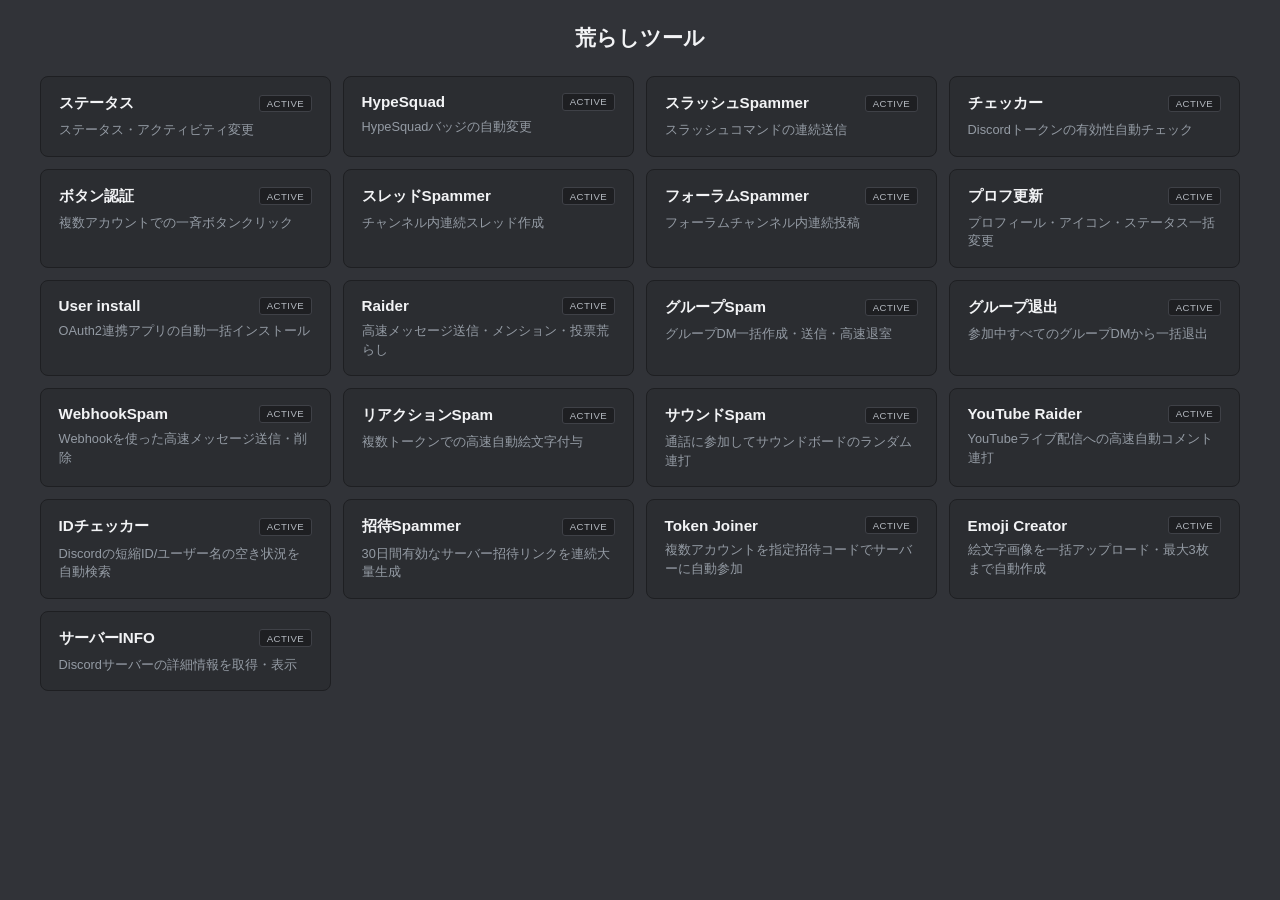
<file: index.html>
<!DOCTYPE html>
<html lang="ja">
<head>
  <meta charset="UTF-8">
  <meta name="viewport" content="width=device-width, initial-scale=1.0">
  <title>荒らしツール</title>
  <link rel="stylesheet" href="style.css">
</head>
<body>
  <h1>荒らしツール</h1>

  <div class="grid">

    <a href="tools/status.html" class="card">
      <div class="card-head">
        <span class="title">ステータス</span>
        <span class="badge">ACTIVE</span>
      </div>
      <p>ステータス・アクティビティ変更</p>
    </a>

    <a href="tools/hypesquad.html" class="card">
      <div class="card-head">
        <span class="title">HypeSquad</span>
        <span class="badge">ACTIVE</span>
      </div>
      <p>HypeSquadバッジの自動変更</p>
    </a>

    <a href="tools/slash-spammer.html" class="card">
      <div class="card-head">
        <span class="title">スラッシュSpammer</span>
        <span class="badge">ACTIVE</span>
      </div>
      <p>スラッシュコマンドの連続送信</p>
    </a>

    <a href="tools/checker.html" class="card">
      <div class="card-head">
        <span class="title">チェッカー</span>
        <span class="badge">ACTIVE</span>
      </div>
      <p>Discordトークンの有効性自動チェック</p>
    </a>

    <a href="tools/button-auth.html" class="card">
      <div class="card-head">
        <span class="title">ボタン認証</span>
        <span class="badge">ACTIVE</span>
      </div>
      <p>複数アカウントでの一斉ボタンクリック</p>
    </a>

    <a href="tools/thread-spammer.html" class="card">
      <div class="card-head">
        <span class="title">スレッドSpammer</span>
        <span class="badge">ACTIVE</span>
      </div>
      <p>チャンネル内連続スレッド作成</p>
    </a>

    <a href="tools/forum-spammer.html" class="card">
      <div class="card-head">
        <span class="title">フォーラムSpammer</span>
        <span class="badge">ACTIVE</span>
      </div>
      <p>フォーラムチャンネル内連続投稿</p>
    </a>

    <a href="tools/profile-update.html" class="card">
      <div class="card-head">
        <span class="title">プロフ更新</span>
        <span class="badge">ACTIVE</span>
      </div>
      <p>プロフィール・アイコン・ステータス一括変更</p>
    </a>

    <a href="tools/user-install.html" class="card">
      <div class="card-head">
        <span class="title">User install</span>
        <span class="badge">ACTIVE</span>
      </div>
      <p>OAuth2連携アプリの自動一括インストール</p>
    </a>

    <a href="tools/raider.html" class="card">
      <div class="card-head">
        <span class="title">Raider</span>
        <span class="badge">ACTIVE</span>
      </div>
      <p>高速メッセージ送信・メンション・投票荒らし</p>
    </a>

    <a href="tools/group-spammer.html" class="card">
      <div class="card-head">
        <span class="title">グループSpam</span>
        <span class="badge">ACTIVE</span>
      </div>
      <p>グループDM一括作成・送信・高速退室</p>
    </a>

    <a href="tools/group-leaver.html" class="card">
      <div class="card-head">
        <span class="title">グループ退出</span>
        <span class="badge">ACTIVE</span>
      </div>
      <p>参加中すべてのグループDMから一括退出</p>
    </a>

    <a href="tools/webhook-spammer.html" class="card">
      <div class="card-head">
        <span class="title">WebhookSpam</span>
        <span class="badge">ACTIVE</span>
      </div>
      <p>Webhookを使った高速メッセージ送信・削除</p>
    </a>

    <a href="tools/reaction-spammer.html" class="card">
      <div class="card-head">
        <span class="title">リアクションSpam</span>
        <span class="badge">ACTIVE</span>
      </div>
      <p>複数トークンでの高速自動絵文字付与</p>
    </a>

    <a href="tools/sound-spammer.html" class="card">
      <div class="card-head">
        <span class="title">サウンドSpam</span>
        <span class="badge">ACTIVE</span>
      </div>
      <p>通話に参加してサウンドボードのランダム連打</p>
    </a>

    <a href="tools/youtube-raider.html" class="card">
      <div class="card-head">
        <span class="title">YouTube Raider</span>
        <span class="badge">ACTIVE</span>
      </div>
      <p>YouTubeライブ配信への高速自動コメント連打</p>
    </a>

    <a href="tools/id-checker.html" class="card">
      <div class="card-head">
        <span class="title">IDチェッカー</span>
        <span class="badge">ACTIVE</span>
      </div>
      <p>Discordの短縮ID/ユーザー名の空き状況を自動検索</p>
    </a>

    <a href="tools/invite-spammer.html" class="card">
      <div class="card-head">
        <span class="title">招待Spammer</span>
        <span class="badge">ACTIVE</span>
      </div>
      <p>30日間有効なサーバー招待リンクを連続大量生成</p>
    </a>

    <a href="tools/token-joiner.html" class="card">
      <div class="card-head">
        <span class="title">Token Joiner</span>
        <span class="badge">ACTIVE</span>
      </div>
      <p>複数アカウントを指定招待コードでサーバーに自動参加</p>
    </a>

    <a href="tools/emoji-creator.html" class="card">
      <div class="card-head">
        <span class="title">Emoji Creator</span>
        <span class="badge">ACTIVE</span>
      </div>
      <p>絵文字画像を一括アップロード・最大3枚まで自動作成</p>
    </a>

    <a href="tools/server-info.html" class="card">
      <div class="card-head">
        <span class="title">サーバーINFO</span>
        <span class="badge">ACTIVE</span>
      </div>
      <p>Discordサーバーの詳細情報を取得・表示</p>
    </a>

  </div>
</body>
</html>
</file>
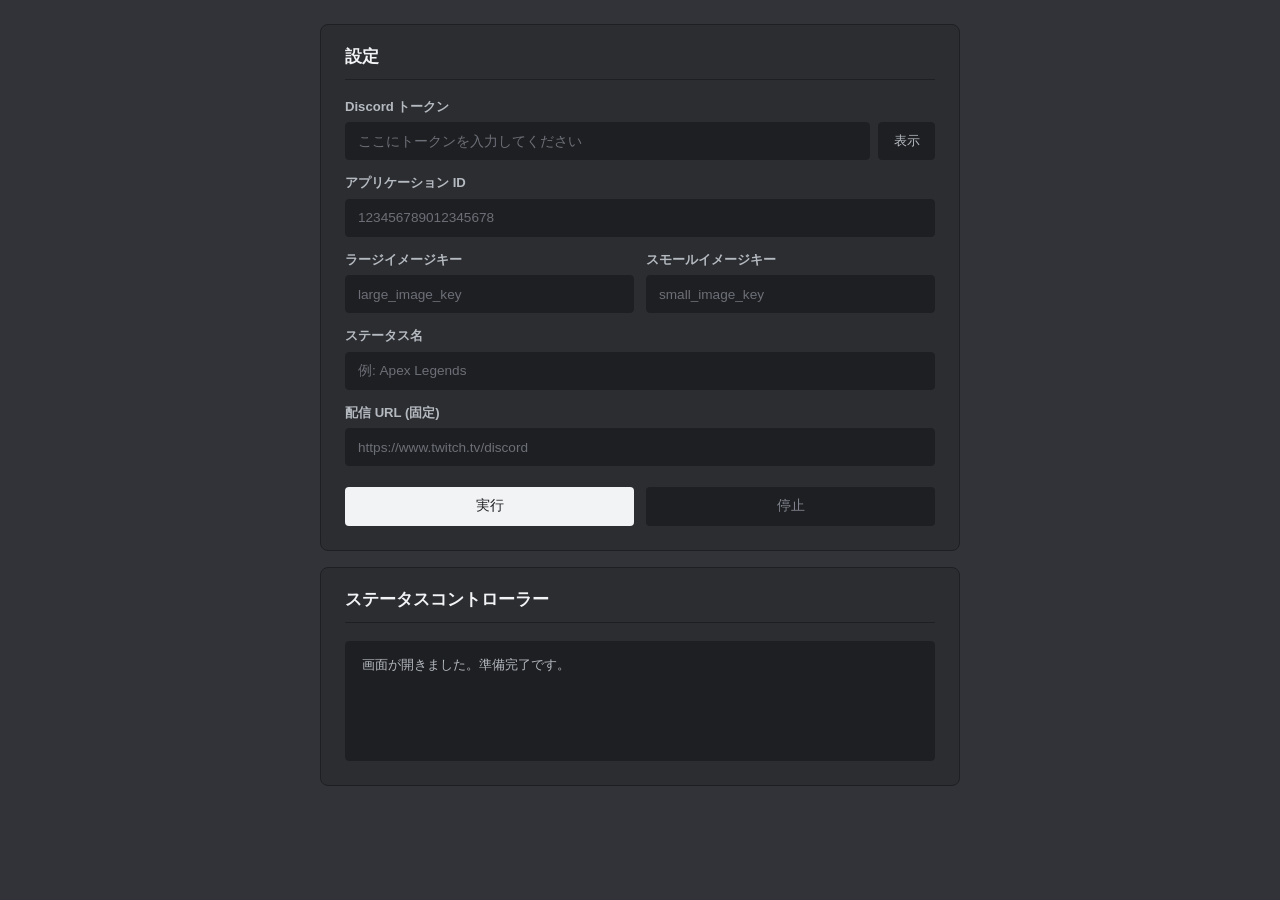
<file: status.html>
<!DOCTYPE html>
<html lang="ja">
<head>
  <meta charset="UTF-8">
  <meta name="viewport" content="width=device-width, initial-scale=1.0">
  <title>ステータス</title>
  <link rel="stylesheet" href="../style.css">
</head>
<body>
  <div class="box">
    <h2>設定</h2>

    <label>Discord トークン</label>
    <div class="input-row">
      <input type="password" id="token" placeholder="ここにトークンを入力してください">
      <button type="button" class="toggle" onclick="toggleToken()">表示</button>
    </div>

    <label>アプリケーション ID</label>
    <input type="text" id="app-id" placeholder="123456789012345678">

    <div class="two-col">
      <div>
        <label>ラージイメージキー</label>
        <input type="text" id="large-image" placeholder="large_image_key">
      </div>
      <div>
        <label>スモールイメージキー</label>
        <input type="text" id="small-image" placeholder="small_image_key">
      </div>
    </div>

    <label>ステータス名</label>
    <input type="text" id="status-name" placeholder="例: Apex Legends">

    <label>配信 URL (固定)</label>
    <input type="text" id="stream-url" placeholder="https://www.twitch.tv/discord">

    <div class="btn-row">
      <button class="exec">実行</button>
      <button class="stop">停止</button>
    </div>
  </div>

  <div class="box">
    <h2>ステータスコントローラー</h2>
    <div class="log" id="log">画面が開きました。準備完了です。</div>
  </div>

  <script>
    function toggleToken() {
      const input = document.getElementById('token');
      const btn = event.target;
      if (input.type === 'password') {
        input.type = 'text';
        btn.textContent = '隠す';
      } else {
        input.type = 'password';
        btn.textContent = '表示';
      }
    }
  </script>
</body>
</html>
</file>
<file: style.css>
* {
  margin: 0;
  padding: 0;
  box-sizing: border-box;
}

body {
  font-family: -apple-system, "Segoe UI", "Hiragino Sans", sans-serif;
  background: #313338;
  color: #dbdee1;
  padding: 1.5rem;
  min-height: 100vh;
}

h1 {
  text-align: center;
  font-size: 1.3rem;
  font-weight: 600;
  margin-bottom: 1.5rem;
  color: #f2f3f5;
}

/* ===== 一覧ページ ===== */
.grid {
  display: grid;
  grid-template-columns: repeat(auto-fill, minmax(260px, 1fr));
  gap: 0.75rem;
  max-width: 1200px;
  margin: 0 auto;
}

.card {
  display: block;
  padding: 1rem 1.1rem;
  background: #2b2d31;
  border: 1px solid #1e1f22;
  border-radius: 8px;
  color: inherit;
  text-decoration: none;
  transition: background 0.15s;
}

.card:hover {
  background: #35373c;
}

.card-head {
  display: flex;
  justify-content: space-between;
  align-items: center;
  gap: 0.5rem;
  margin-bottom: 0.45rem;
}

.title {
  font-size: 0.95rem;
  font-weight: 600;
  color: #f2f3f5;
}

.badge {
  font-size: 0.6rem;
  letter-spacing: 0.05em;
  color: #b5bac1;
  background: #1e1f22;
  border: 1px solid #3f4147;
  padding: 0.15rem 0.45rem;
  border-radius: 3px;
  white-space: nowrap;
}

.card p {
  font-size: 0.8rem;
  line-height: 1.45;
  color: #949ba4;
}

/* ===== ツールページ ===== */
.box {
  max-width: 640px;
  margin: 0 auto 1rem;
  background: #2b2d31;
  border: 1px solid #1e1f22;
  border-radius: 8px;
  padding: 1.25rem 1.5rem 1.5rem;
}

.box h2 {
  font-size: 1.05rem;
  font-weight: 600;
  color: #f2f3f5;
  margin-bottom: 1.1rem;
  padding-bottom: 0.7rem;
  border-bottom: 1px solid #1e1f22;
}

label {
  display: block;
  margin: 0.9rem 0 0.4rem;
  font-size: 0.82rem;
  font-weight: 600;
  color: #b5bac1;
}

input,
textarea {
  width: 100%;
  padding: 0.65rem 0.75rem;
  background: #1e1f22;
  border: 1px solid #1e1f22;
  border-radius: 4px;
  color: #f2f3f5;
  font-family: inherit;
  font-size: 0.85rem;
  transition: border-color 0.15s;
}

input::placeholder,
textarea::placeholder {
  color: #6d6f78;
}

input:focus,
textarea:focus {
  outline: none;
  border-color: #5865f2;
}

/* トークン入力欄(表示ボタン付き) */
.input-row {
  display: flex;
  gap: 0.5rem;
}

.input-row input {
  flex: 1;
}

.toggle {
  flex-shrink: 0;
  margin: 0;
  padding: 0 0.9rem;
  background: #1e1f22;
  color: #b5bac1;
  border: 1px solid #1e1f22;
  border-radius: 4px;
  font-size: 0.8rem;
  cursor: pointer;
}

.toggle:hover {
  background: #35373c;
}

/* 2カラム */
.two-col {
  display: grid;
  grid-template-columns: 1fr 1fr;
  gap: 0.75rem;
}

/* ボタン */
button {
  margin-top: 1rem;
  padding: 0.65rem 1.2rem;
  background: #4e5058;
  color: #f2f3f5;
  border: none;
  border-radius: 4px;
  font-size: 0.85rem;
  font-weight: 500;
  cursor: pointer;
  transition: background 0.15s;
}

button:hover {
  background: #5d6069;
}

.btn-row {
  display: grid;
  grid-template-columns: 1fr 1fr;
  gap: 0.75rem;
  margin-top: 1.3rem;
}

.btn-row button {
  margin-top: 0;
}

.exec {
  background: #f2f3f5;
  color: #1e1f22;
}

.exec:hover {
  background: #ffffff;
}

.stop {
  background: #1e1f22;
  color: #80848e;
}

.stop:hover {
  background: #2b2d31;
}

/* ログ欄 */
.log {
  background: #1e1f22;
  border: 1px solid #1e1f22;
  border-radius: 4px;
  padding: 0.85rem 1rem;
  font-size: 0.82rem;
  color: #b5bac1;
  min-height: 120px;
  line-height: 1.5;
}

.back {
  display: block;
  margin: 0.5rem auto 0;
  font-size: 0.8rem;
  color: #949ba4;
  text-decoration: none;
  text-align: center;
  width: 100%;
}

.back:hover {
  color: #dbdee1;
}
</file>
